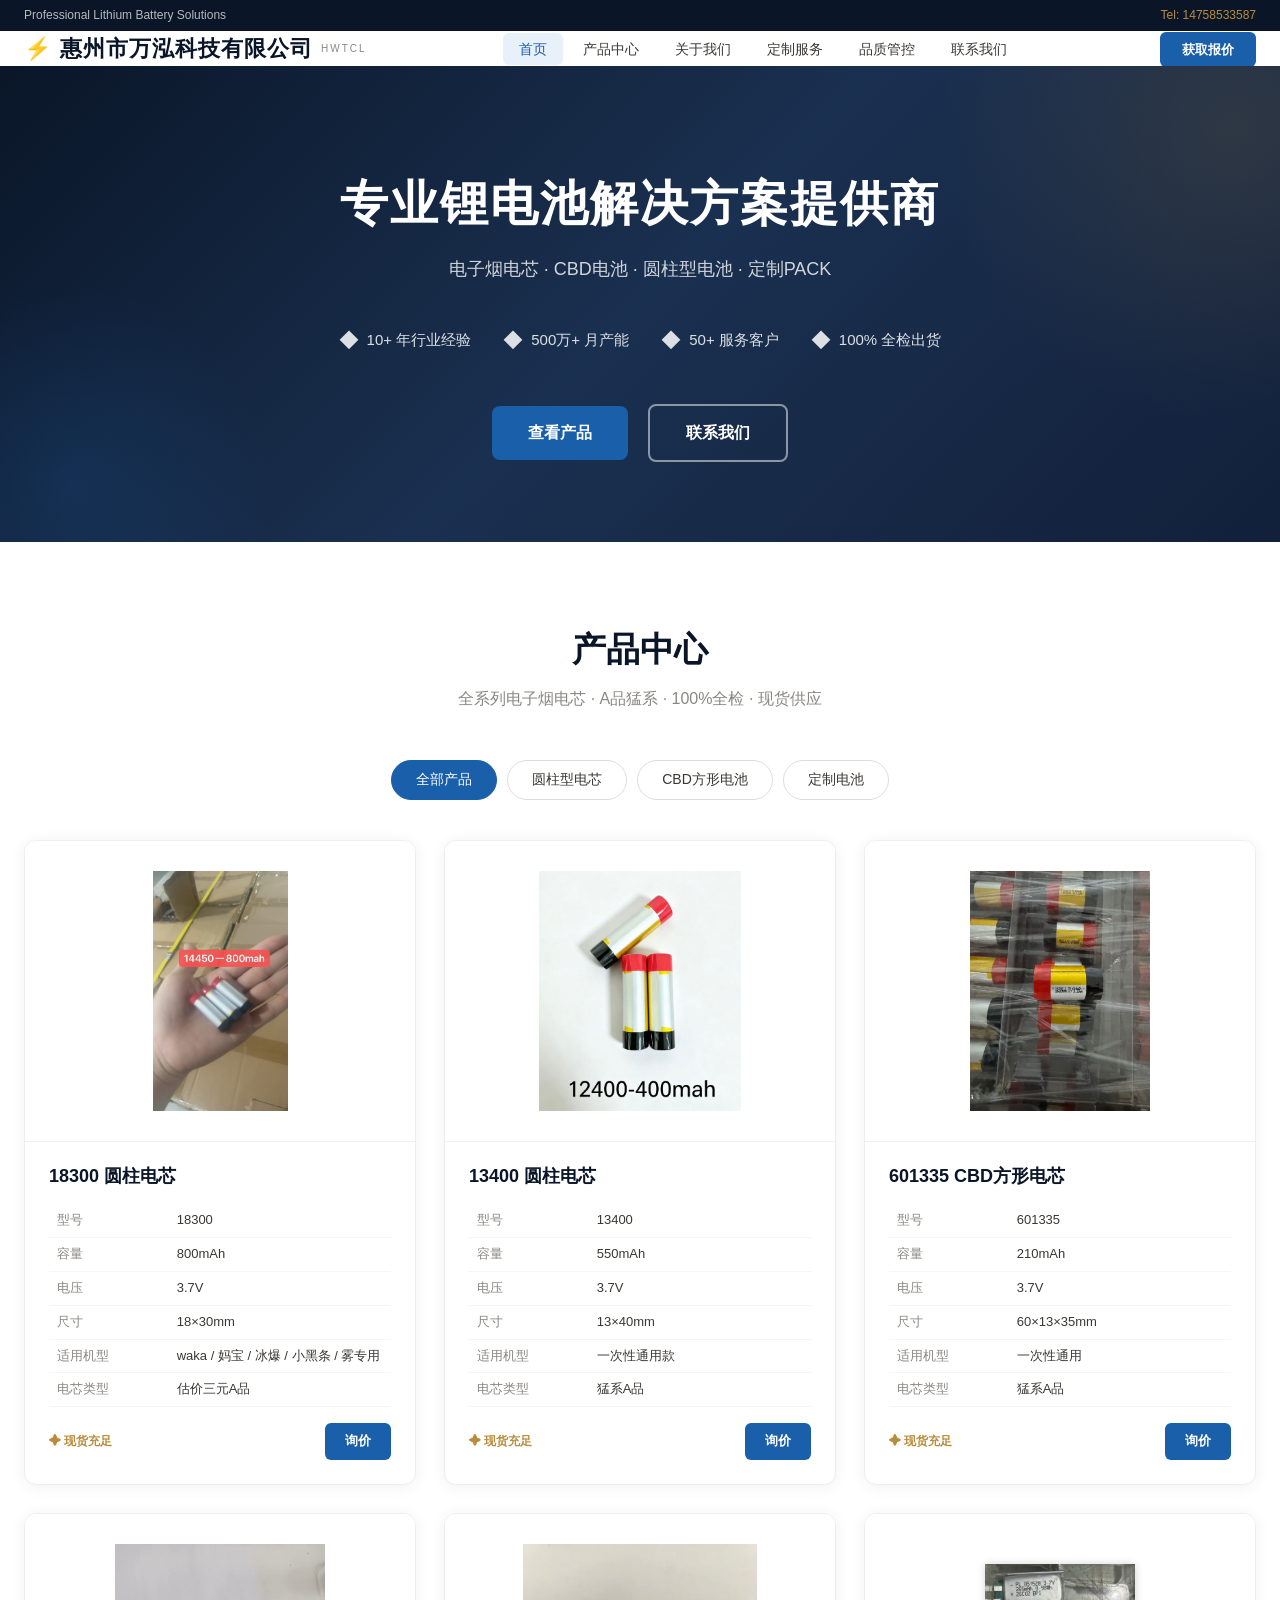
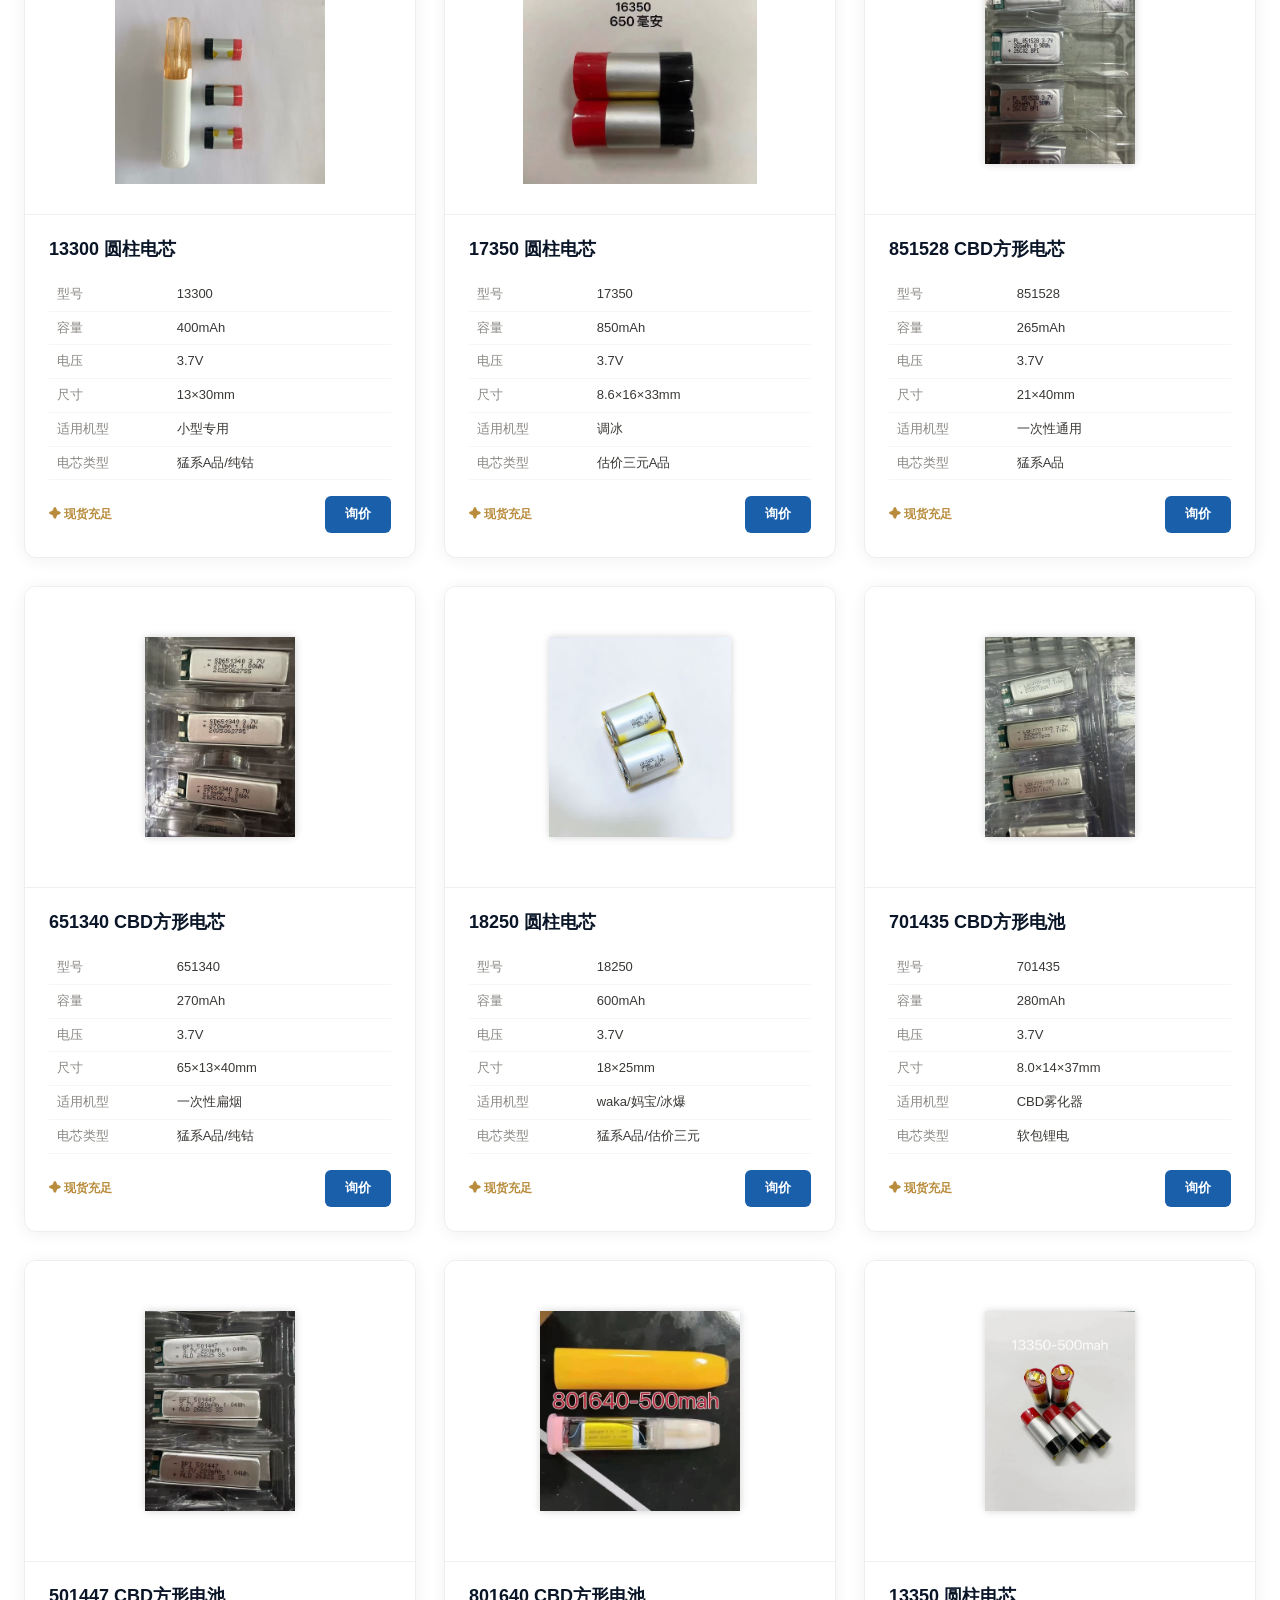
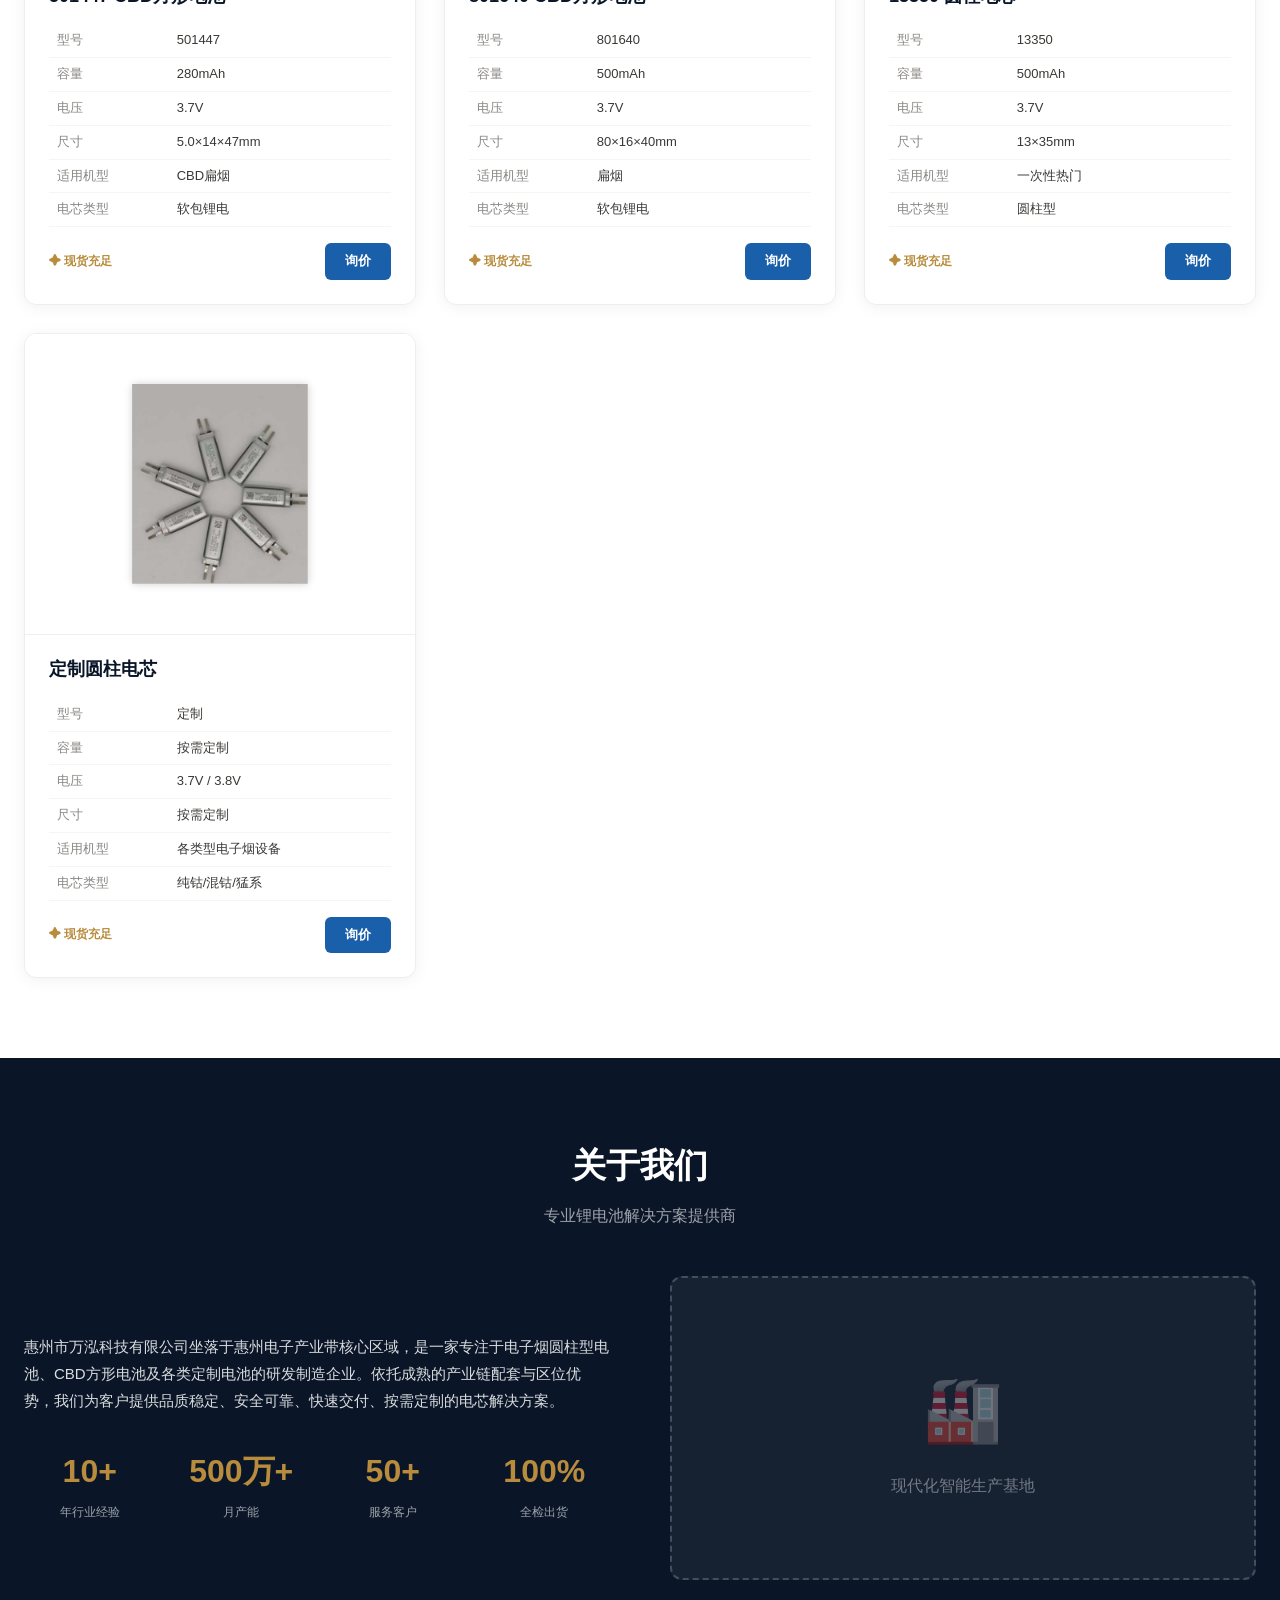
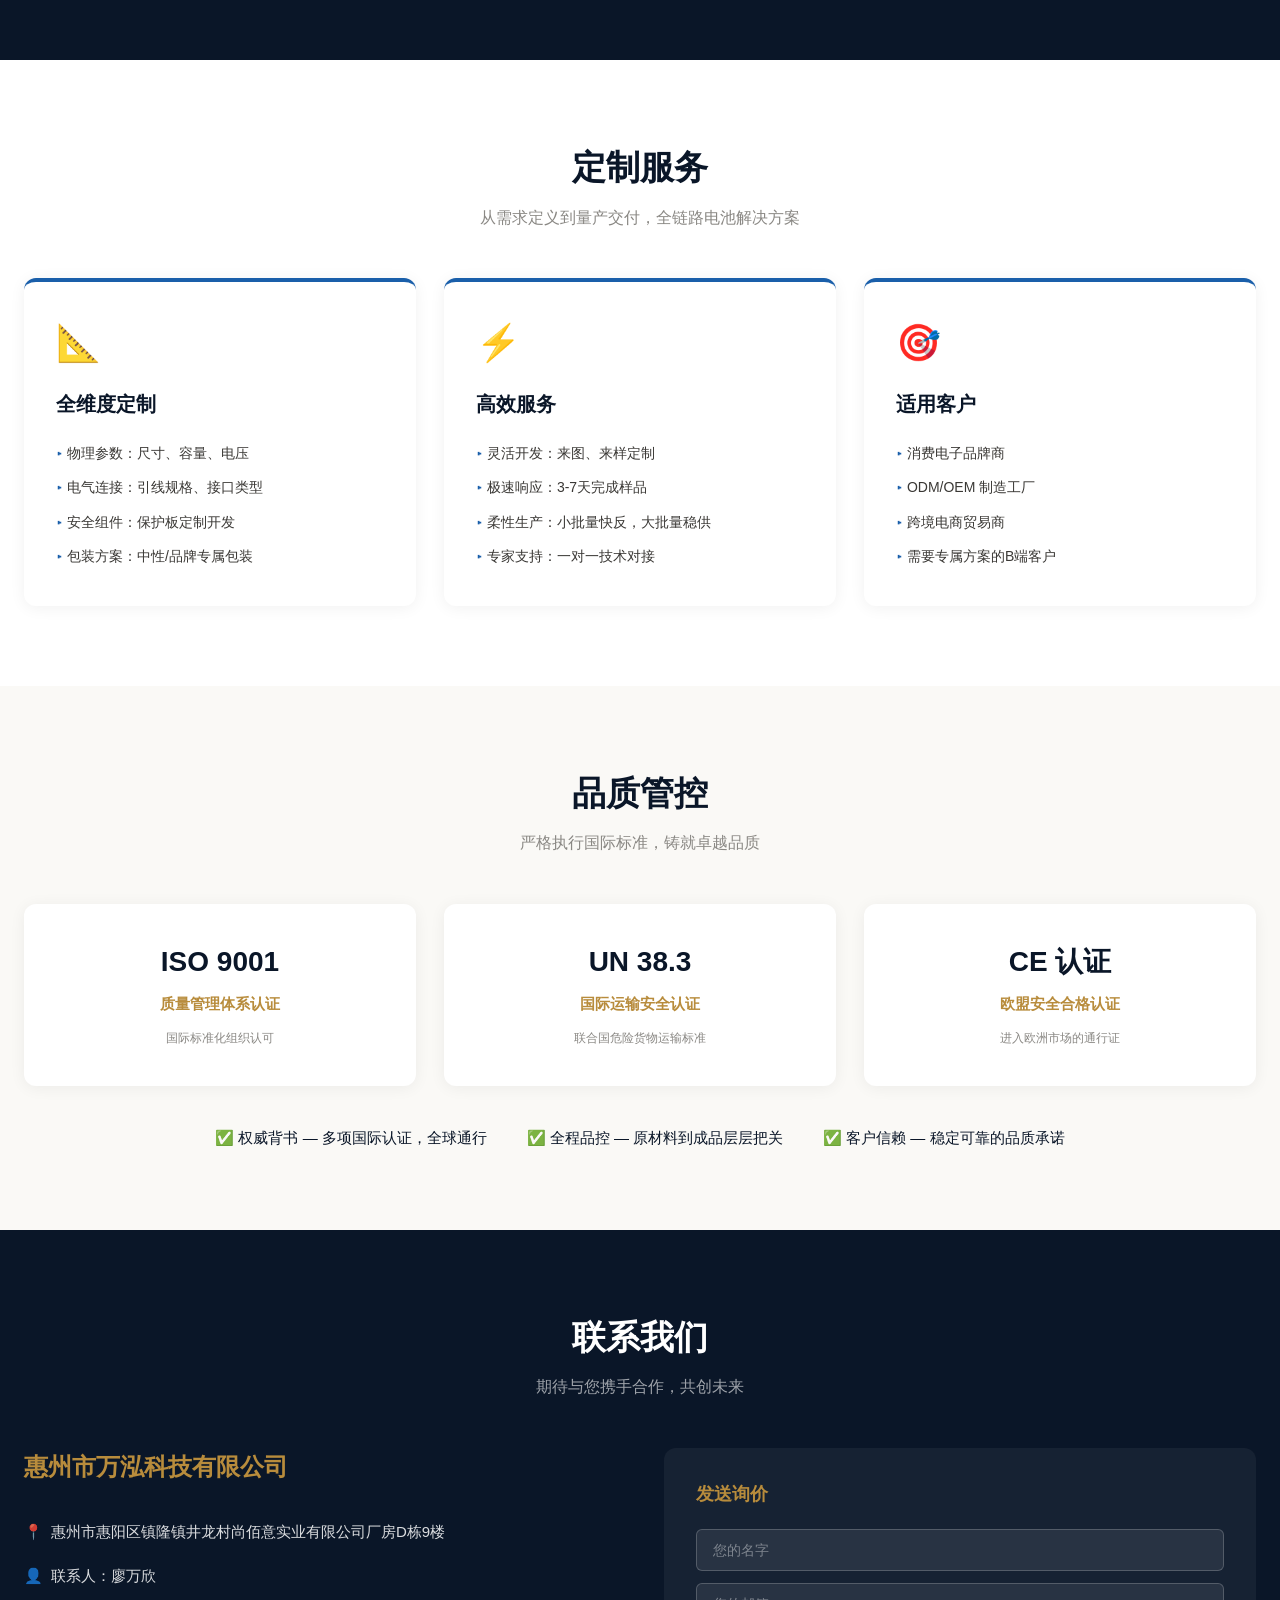
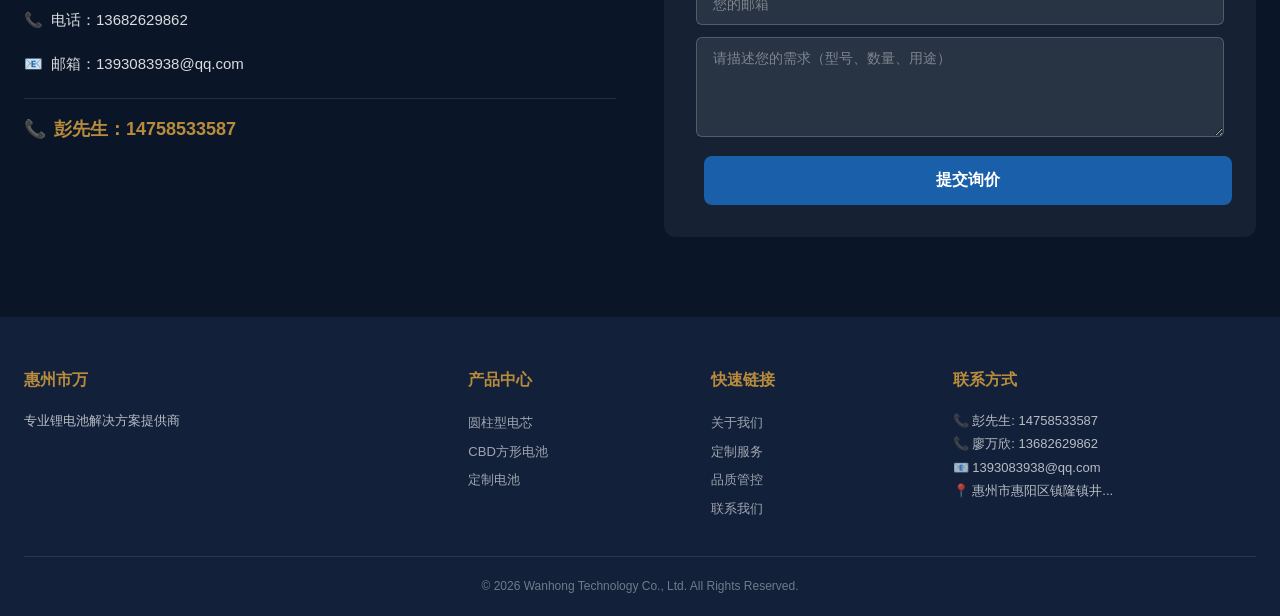
<file: index.html>
<!DOCTYPE html>
<html lang="zh-CN">
<head>
<meta charset="UTF-8">
<meta name="viewport" content="width=device-width, initial-scale=1.0">
<title>万泓科技 — 专业锂电池解决方案</title>
<link rel="stylesheet" href="css/style.css">
</head>
<body>

<header>
  <div class="top-bar">
    <div class="container">
      <span id="top-text">Professional Lithium Battery Solutions</span>
      <span class="top-contact" id="top-phone">Tel: 14758533587</span>
    </div>
  </div>
  <nav class="container">
    <a href="/" class="logo"><span class="logo-icon">⚡</span><span id="logo-name">万泓科技</span><small id="logo-en">WANHONG TECH</small></a>
    <ul class="nav-links">
      <li><a href="#home" class="active">首页</a></li>
      <li><a href="#products">产品中心</a></li>
      <li><a href="#about">关于我们</a></li>
      <li><a href="#custom">定制服务</a></li>
      <li><a href="#quality">品质管控</a></li>
      <li><a href="#contact">联系我们</a></li>
    </ul>
    <div class="nav-cta"><a href="#contact" class="btn-small">获取报价</a></div>
  </nav>
</header>

<section id="home" class="hero">
  <div class="hero-overlay"></div>
  <div class="hero-content container">
    <h1 id="hero-title">专业锂电池解决方案</h1>
    <p class="hero-sub" id="hero-sub">电子烟电芯 · CBD电池 · 圆柱型电池 · 定制PACK</p>
    <div class="hero-features" id="hero-features"></div>
    <a href="#products" class="btn-primary">查看产品</a>
    <a href="#contact" class="btn-outline">联系我们</a>
  </div>
</section>

<section id="products" class="section">
  <div class="container">
    <div class="section-header"><h2>产品中心</h2><p>全系列电子烟电芯 · A品猛系 · 100%全检 · 现货供应</p></div>
    <div class="tab-nav">
      <button class="tab-btn active" data-cat="all">全部产品</button>
      <button class="tab-btn" data-cat="cylindrical">圆柱型电芯</button>
      <button class="tab-btn" data-cat="cbd">CBD方形电池</button>
      <button class="tab-btn" data-cat="custom">定制电池</button>
    </div>
    <div class="product-grid" id="product-grid"></div>
  </div>
</section>

<section id="about" class="section section-dark">
  <div class="container">
    <div class="section-header light"><h2>关于我们</h2><p id="about-subtitle">专注消费类锂电池研发与制造</p></div>
    <div class="about-grid">
      <div class="about-text">
        <p id="about-content"></p>
        <div class="about-stats" id="about-stats"></div>
      </div>
      <div class="about-image"><div class="about-img-placeholder"><span>🏭</span><p>现代化智能生产基地</p></div></div>
    </div>
  </div>
</section>

<section id="custom" class="section">
  <div class="container">
    <div class="section-header"><h2>定制服务</h2><p>从需求定义到量产交付，全链路电池解决方案</p></div>
    <div class="custom-grid">
      <div class="custom-card"><span class="custom-icon">📐</span><h3>全维度定制</h3><ul><li>物理参数：尺寸、容量、电压</li><li>电气连接：引线规格、接口类型</li><li>安全组件：保护板定制开发</li><li>包装方案：中性/品牌专属包装</li></ul></div>
      <div class="custom-card"><span class="custom-icon">⚡</span><h3>高效服务</h3><ul><li>灵活开发：来图、来样定制</li><li>极速响应：3-7天完成样品</li><li>柔性生产：小批量快反，大批量稳供</li><li>专家支持：一对一技术对接</li></ul></div>
      <div class="custom-card"><span class="custom-icon">🎯</span><h3>适用客户</h3><ul><li>消费电子品牌商</li><li>ODM/OEM 制造工厂</li><li>跨境电商贸易商</li><li>需要专属方案的B端客户</li></ul></div>
    </div>
  </div>
</section>

<section id="quality" class="section section-light">
  <div class="container">
    <div class="section-header"><h2>品质管控</h2><p>严格执行国际标准，铸就卓越品质</p></div>
    <div class="quality-grid">
      <div class="quality-card"><h3>ISO 9001</h3><p>质量管理体系认证</p><small>国际标准化组织认可</small></div>
      <div class="quality-card"><h3>UN 38.3</h3><p>国际运输安全认证</p><small>联合国危险货物运输标准</small></div>
      <div class="quality-card"><h3>CE 认证</h3><p>欧盟安全合格认证</p><small>进入欧洲市场的通行证</small></div>
    </div>
    <div class="quality-bottom">
      <div class="qb-item"><span>✅</span>权威背书 — 多项国际认证，全球通行</div>
      <div class="qb-item"><span>✅</span>全程品控 — 原材料到成品层层把关</div>
      <div class="qb-item"><span>✅</span>客户信赖 — 稳定可靠的品质承诺</div>
    </div>
  </div>
</section>

<section id="contact" class="section section-dark">
  <div class="container">
    <div class="section-header light"><h2>联系我们</h2><p>期待与您携手合作，共创未来</p></div>
    <div class="contact-grid">
      <div class="contact-info" id="contact-info"></div>
      <div class="contact-form-placeholder">
        <div class="form-sim">
          <h4>发送询价</h4>
          <input type="text" placeholder="您的名字"><input type="email" placeholder="您的邮箱">
          <textarea placeholder="请描述您的需求（型号、数量、用途）"></textarea>
          <button class="btn-primary">提交询价</button>
        </div>
      </div>
    </div>
  </div>
</section>

<footer>
  <div class="container">
    <div class="footer-grid">
      <div class="footer-col"><h4 id="footer-name">万泓科技</h4><p id="footer-desc">专业锂电池解决方案提供商</p></div>
      <div class="footer-col"><h4>产品中心</h4><a href="#products">圆柱型电芯</a><a href="#products">CBD方形电池</a><a href="#products">定制电池</a></div>
      <div class="footer-col"><h4>快速链接</h4><a href="#about">关于我们</a><a href="#custom">定制服务</a><a href="#quality">品质管控</a><a href="#contact">联系我们</a></div>
      <div class="footer-col" id="footer-contact"></div>
    </div>
    <div class="footer-bottom"><p>&copy; 2026 Wanhong Technology Co., Ltd. All Rights Reserved.</p></div>
  </div>
</footer>

<!-- WeChat Modal -->
<div class="wechat-modal-overlay" id="wechat-modal">
  <div class="wechat-modal">
    <span class="wechat-close" onclick="closeWechatModal()">&times;</span>
    <div class="wechat-modal-header">
      <span class="wechat-icon">💬</span>
      <h2>扫码 / 添加微信询价</h2>
      <p>价格根据型号、数量、定制需求而定<br>加微信发需求，5分钟内回复报价</p>
    </div>
    <div class="wechat-qr">
      <img src="images/qr.png" alt="微信扫码添加" style="width:200px;height:auto;border-radius:8px;">
    </div>
    <div class="wechat-info">
      <div class="wechat-id-row">
        <span>微信号：</span>
        <strong id="wechat-id-display">14758533587</strong>
        <button class="btn-copy" onclick="copyWechat()">复制</button>
      </div>
      <div class="wechat-tip">📞 手机同号：14758533587</div>
    </div>
  </div>
</div>

<script src="js/data.js"></script>
<script src="js/main.js"></script>
</body>
</html>
</file>
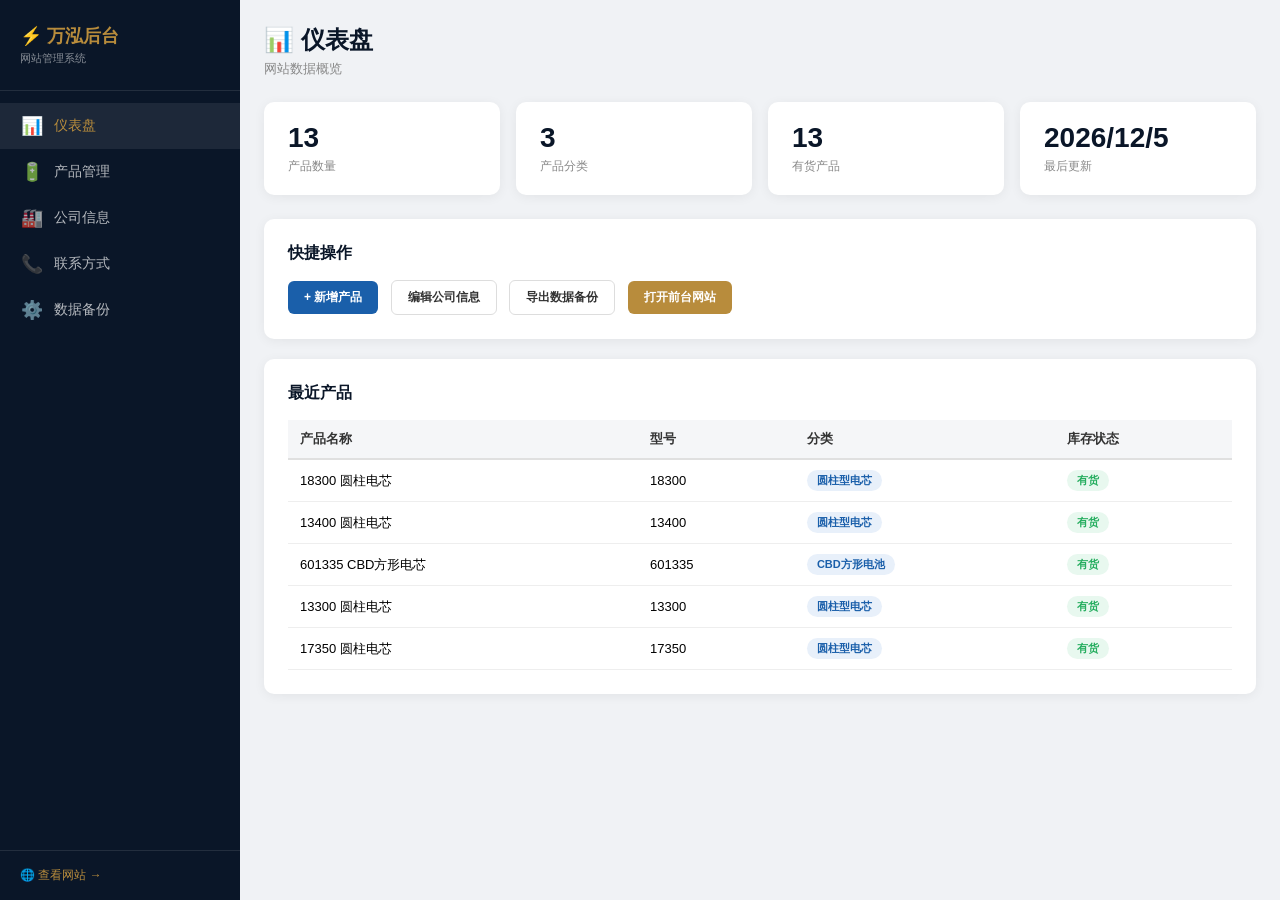
<file: admin.html>
<!DOCTYPE html>
<html lang="zh-CN">
<head>
<meta charset="UTF-8">
<meta name="viewport" content="width=device-width, initial-scale=1.0">
<title>后台管理 — 万泓科技</title>
<style>
* { margin:0; padding:0; box-sizing:border-box; }
:root {
  --navy: #0A1628; --ink: #12203A; --gold: #B88C3C; --white: #fff;
  --lgray: #f5f6f8; --mgray: #888; --dgray: #333;
  --blue: #1A5FAA; --green: #27AE60; --red: #E74C3C; --orange: #E67E22;
  --shadow: 0 2px 12px rgba(0,0,0,0.06);
}
body { font-family: -apple-system, 'PingFang SC', 'Microsoft YaHei', sans-serif; background:#f0f2f5; display:flex; min-height:100vh; }

/* SIDEBAR */
.sidebar { width:240px; background:var(--navy); color:var(--white); display:flex; flex-direction:column; position:fixed; top:0; left:0; bottom:0; z-index:100; }
.sidebar-header { padding:24px 20px; border-bottom:1px solid rgba(255,255,255,0.1); }
.sidebar-header h2 { font-size:18px; color:var(--gold); }
.sidebar-header small { font-size:11px; color:rgba(255,255,255,0.5); }
.sidebar-nav { flex:1; padding:12px 0; }
.sidebar-nav a { display:flex; align-items:center; gap:10px; padding:12px 20px; color:rgba(255,255,255,0.7); text-decoration:none; font-size:14px; transition:all 0.2s; }
.sidebar-nav a:hover, .sidebar-nav a.active { background:rgba(255,255,255,0.08); color:var(--gold); }
.sidebar-nav a .icon { font-size:18px; width:24px; text-align:center; }
.sidebar-footer { padding:16px 20px; border-top:1px solid rgba(255,255,255,0.1); font-size:12px; }
.sidebar-footer a { color:var(--gold); text-decoration:none; }

/* MAIN */
.main { margin-left:240px; flex:1; padding:24px; }
.page { display:none; }
.page.active { display:block; }
.page-header { margin-bottom:24px; }
.page-header h1 { font-size:24px; color:var(--navy); }
.page-header p { color:var(--mgray); font-size:13px; margin-top:4px; }

/* CARDS */
.stats-row { display:grid; grid-template-columns:repeat(4,1fr); gap:16px; margin-bottom:24px; }
.stat-card { background:var(--white); padding:20px 24px; border-radius:10px; box-shadow:var(--shadow); }
.stat-card .stat-num { font-size:28px; font-weight:700; color:var(--navy); }
.stat-card .stat-label { font-size:12px; color:var(--mgray); margin-top:4px; }

/* TABLE */
.panel { background:var(--white); border-radius:10px; box-shadow:var(--shadow); padding:24px; margin-bottom:20px; }
.panel-header { display:flex; justify-content:space-between; align-items:center; margin-bottom:16px; }
.panel-header h3 { font-size:16px; color:var(--navy); }

table { width:100%; border-collapse:collapse; font-size:13px; }
th { background:var(--lgray); padding:10px 12px; text-align:left; font-weight:600; color:var(--dgray); border-bottom:2px solid #e0e0e0; }
td { padding:10px 12px; border-bottom:1px solid #eee; }
tr:hover td { background:#fafbfc; }

.btn { display:inline-block; padding:8px 16px; border-radius:6px; border:none; cursor:pointer; font-size:12px; font-weight:600; transition:all 0.2s; text-decoration:none; }
.btn-sm { padding:5px 10px; font-size:11px; }
.btn-primary { background:var(--blue); color:white; }
.btn-primary:hover { background:var(--navy); }
.btn-success { background:var(--green); color:white; }
.btn-warning { background:var(--orange); color:white; }
.btn-danger { background:var(--red); color:white; }
.btn-outline { background:white; border:1px solid #ddd; color:var(--dgray); }
.btn-outline:hover { border-color:var(--blue); color:var(--blue); }
.btn-gold { background:var(--gold); color:white; }
.btn-gold:hover { opacity:0.9; }
.mr-2 { margin-right:8px; }

/* FORM */
.form-group { margin-bottom:16px; }
.form-group label { display:block; font-size:13px; font-weight:600; color:var(--dgray); margin-bottom:6px; }
.form-group input, .form-group textarea, .form-group select { width:100%; padding:10px 12px; border:1.5px solid #ddd; border-radius:6px; font-size:13px; transition:border 0.2s; font-family:inherit; }
.form-group input:focus, .form-group textarea:focus, .form-group select:focus { outline:none; border-color:var(--blue); }
.form-group textarea { min-height:80px; resize:vertical; }
.form-row { display:grid; grid-template-columns:1fr 1fr; gap:16px; }

/* MODAL */
.modal-overlay { display:none; position:fixed; top:0;left:0;right:0;bottom:0; background:rgba(0,0,0,0.5); z-index:200; justify-content:center; align-items:center; }
.modal-overlay.show { display:flex; }
.modal { background:white; border-radius:12px; padding:32px; width:90%; max-width:700px; max-height:80vh; overflow-y:auto; box-shadow:0 20px 60px rgba(0,0,0,0.2); }
.modal h2 { font-size:20px; color:var(--navy); margin-bottom:20px; }
.modal-actions { display:flex; gap:10px; justify-content:flex-end; margin-top:24px; }

/* BADGE */
.badge { display:inline-block; padding:3px 10px; border-radius:20px; font-size:11px; font-weight:600; }
.badge-success { background:#e8f8ef; color:var(--green); }
.badge-warning { background:#fef5e7; color:var(--orange); }
.badge-info { background:#e8f0fa; color:var(--blue); }

/* TOAST */
.toast { position:fixed; top:20px; right:20px; padding:14px 24px; border-radius:8px; color:white; font-size:14px; z-index:300; opacity:0; transform:translateY(-20px); transition:all 0.3s; }
.toast.show { opacity:1; transform:translateY(0); }
.toast-success { background:var(--green); }
.toast-error { background:var(--red); }

/* RESPONSIVE */
@media (max-width:900px) {
  .sidebar { width:60px; }
  .sidebar-header h2, .sidebar-header small, .sidebar-nav a span:not(.icon), .sidebar-footer { display:none; }
  .main { margin-left:60px; }
  .stats-row { grid-template-columns:repeat(2,1fr); }
  .form-row { grid-template-columns:1fr; }
}
</style>
</head>
<body>

<!-- SIDEBAR -->
<aside class="sidebar">
  <div class="sidebar-header">
    <h2>⚡ 万泓后台</h2>
    <small>网站管理系统</small>
  </div>
  <nav class="sidebar-nav">
    <a href="#dashboard" class="active" data-page="dashboard">
      <span class="icon">📊</span> <span>仪表盘</span>
    </a>
    <a href="#products" data-page="products">
      <span class="icon">🔋</span> <span>产品管理</span>
    </a>
    <a href="#company" data-page="company">
      <span class="icon">🏭</span> <span>公司信息</span>
    </a>
    <a href="#contact" data-page="contact">
      <span class="icon">📞</span> <span>联系方式</span>
    </a>
    <a href="#settings" data-page="settings">
      <span class="icon">⚙️</span> <span>数据备份</span>
    </a>
  </nav>
  <div class="sidebar-footer">
    <a href="../wanhong_admin/index.html" target="_blank">🌐 查看网站 →</a>
  </div>
</aside>

<!-- MAIN -->
<main class="main">

  <!-- DASHBOARD -->
  <section id="page-dashboard" class="page active">
    <div class="page-header"><h1>📊 仪表盘</h1><p>网站数据概览</p></div>
    <div class="stats-row">
      <div class="stat-card"><div class="stat-num" id="stat-products">13</div><div class="stat-label">产品数量</div></div>
      <div class="stat-card"><div class="stat-num" id="stat-categories">3</div><div class="stat-label">产品分类</div></div>
      <div class="stat-card"><div class="stat-num" id="stat-stock">13</div><div class="stat-label">有货产品</div></div>
      <div class="stat-card"><div class="stat-num" id="stat-lastupdate">刚刚</div><div class="stat-label">最后更新</div></div>
    </div>
    <div class="panel">
      <div class="panel-header"><h3>快捷操作</h3></div>
      <a href="#" class="btn btn-primary mr-2" onclick="switchPage('products');addProduct();">+ 新增产品</a>
      <a href="#" class="btn btn-outline mr-2" onclick="switchPage('company');">编辑公司信息</a>
      <a href="#" class="btn btn-outline mr-2" onclick="switchPage('settings');">导出数据备份</a>
      <a href="../wanhong_admin/index.html" target="_blank" class="btn btn-gold">打开前台网站</a>
    </div>
    <div class="panel">
      <div class="panel-header"><h3>最近产品</h3></div>
      <table><thead><tr><th>产品名称</th><th>型号</th><th>分类</th><th>库存状态</th></tr></thead>
      <tbody id="dashboard-products"></tbody></table>
    </div>
  </section>

  <!-- PRODUCTS -->
  <section id="page-products" class="page">
    <div class="page-header">
      <h1>🔋 产品管理</h1>
      <p>添加、编辑、删除产品。修改后前台网站自动更新。</p>
    </div>
    <div class="panel">
      <div class="panel-header">
        <h3>产品列表 (<span id="product-count">13</span>)</h3>
        <button class="btn btn-primary" onclick="addProduct()">+ 新增产品</button>
      </div>
      <table><thead><tr><th>图片</th><th>产品名称</th><th>型号</th><th>容量</th><th>分类</th><th>库存</th><th>操作</th></tr></thead>
      <tbody id="products-table"></tbody></table>
    </div>
  </section>

  <!-- COMPANY -->
  <section id="page-company" class="page">
    <div class="page-header"><h1>🏭 公司信息</h1><p>修改公司名称、简介、数据统计等</p></div>
    <div class="panel">
      <form id="company-form">
        <div class="form-group"><label>公司中文名称</label><input type="text" id="comp-name" required></div>
        <div class="form-group"><label>公司英文名称</label><input type="text" id="comp-nameEn"></div>
        <div class="form-group"><label>中文标语</label><input type="text" id="comp-slogan"></div>
        <div class="form-group"><label>公司简介</label><textarea id="comp-about" rows="3"></textarea></div>
        <h4 style="margin:16px 0 12px;color:var(--navy)">数据统计（首页展示的4个数字）</h4>
        <div class="form-row">
          <div class="form-group"><label>统计1-数字</label><input type="text" id="stat1-num"></div>
          <div class="form-group"><label>统计1-描述</label><input type="text" id="stat1-label"></div>
          <div class="form-group"><label>统计2-数字</label><input type="text" id="stat2-num"></div>
          <div class="form-group"><label>统计2-描述</label><input type="text" id="stat2-label"></div>
          <div class="form-group"><label>统计3-数字</label><input type="text" id="stat3-num"></div>
          <div class="form-group"><label>统计3-描述</label><input type="text" id="stat3-label"></div>
          <div class="form-group"><label>统计4-数字</label><input type="text" id="stat4-num"></div>
          <div class="form-group"><label>统计4-描述</label><input type="text" id="stat4-label"></div>
        </div>
        <button type="submit" class="btn btn-primary" style="margin-top:12px;">保存公司信息</button>
      </form>
    </div>
  </section>

  <!-- CONTACT -->
  <section id="page-contact" class="page">
    <div class="page-header"><h1>📞 联系方式</h1><p>修改地址、电话、邮箱等联系信息</p></div>
    <div class="panel">
      <form id="contact-form">
        <div class="form-group"><label>公司地址</label><input type="text" id="ctc-address" required></div>
        <div class="form-row">
          <div class="form-group"><label>联系人</label><input type="text" id="ctc-person"></div>
          <div class="form-group"><label>电话1</label><input type="text" id="ctc-phone1"></div>
        </div>
        <div class="form-row">
          <div class="form-group"><label>电话2 联系人</label><input type="text" id="ctc-phone2Label"></div>
          <div class="form-group"><label>电话2 号码</label><input type="text" id="ctc-phone2"></div>
        </div>
        <div class="form-row">
          <div class="form-group"><label>邮箱</label><input type="text" id="ctc-email"></div>
          <div class="form-group"><label>微信</label><input type="text" id="ctc-wechat"></div>
        </div>
        <button type="submit" class="btn btn-primary" style="margin-top:12px;">保存联系方式</button>
      </form>
    </div>
  </section>

  <!-- SETTINGS -->
  <section id="page-settings" class="page">
    <div class="page-header"><h1>⚙️ 数据备份</h1><p>导出和导入网站数据</p></div>
    <div class="panel" style="border:2px solid var(--gold);">
      <h3 style="margin-bottom:12px;color:var(--gold);">🚀 同步到GitHub（改完内容点这里）</h3>
      <p style="color:var(--mgray);margin-bottom:16px;">1. 先在上面编辑好产品/公司信息<br>2. 点下面按钮下载 data.js<br>3. 告诉管理员「更新网站」</p>
      <button class="btn btn-gold" onclick="publishToGithub()" style="font-size:16px;padding:14px 32px;">🚀 导出 data.js 准备同步</button>
    </div>
    <div class="panel">
      <h3 style="margin-bottom:12px;">📥 导出数据</h3>
      <p style="color:var(--mgray);margin-bottom:16px;">将所有产品、公司信息、联系方式导出为JSON文件，用于备份或迁移。</p>
      <button class="btn btn-gold" onclick="exportData()">📥 下载数据备份 (JSON)</button>
    </div>
    <div class="panel">
      <h3 style="margin-bottom:12px;">📤 导入数据</h3>
      <p style="color:var(--mgray);margin-bottom:16px;">从之前导出的JSON备份文件中恢复数据。<strong style="color:var(--red)">注意：会覆盖当前所有数据！</strong></p>
      <input type="file" id="import-file" accept=".json" style="margin-bottom:8px;">
      <button class="btn btn-warning" onclick="importData()">📤 导入数据</button>
    </div>
    <div class="panel">
      <h3 style="margin-bottom:12px;">🔄 恢复默认</h3>
      <p style="color:var(--mgray);margin-bottom:16px;">清除所有修改，恢复为初始数据。<strong style="color:var(--red)">此操作不可撤销！</strong></p>
      <button class="btn btn-danger" onclick="resetData()">🔄 恢复默认数据</button>
    </div>
  </section>

</main>

<!-- PRODUCT MODAL -->
<div class="modal-overlay" id="product-modal">
  <div class="modal">
    <h2 id="modal-title">新增产品</h2>
    <form id="product-form">
      <input type="hidden" id="prod-id">
      <div class="form-row">
        <div class="form-group"><label>产品名称 *</label><input type="text" id="prod-name" required></div>
        <div class="form-group"><label>产品型号 *</label><input type="text" id="prod-model" required></div>
      </div>
      <div class="form-row">
        <div class="form-group"><label>容量</label><input type="text" id="prod-capacity"></div>
        <div class="form-group"><label>电压</label><input type="text" id="prod-voltage"></div>
      </div>
      <div class="form-row">
        <div class="form-group"><label>尺寸</label><input type="text" id="prod-size"></div>
        <div class="form-group"><label>适用机型</label><input type="text" id="prod-usage"></div>
      </div>
      <div class="form-row">
        <div class="form-group"><label>电芯类型</label><input type="text" id="prod-type"></div>
        <div class="form-group"><label>分类 *</label><select id="prod-category"><option value="cylindrical">圆柱型电芯</option><option value="cbd">CBD方形电池</option><option value="custom">定制电池</option></select></div>
      </div>
      <div class="form-row">
        <div class="form-group"><label>产品图片路径</label><input type="text" id="prod-image" value="images/product_01.png"></div>
        <div class="form-group"><label>库存状态</label><select id="prod-stock"><option value="true">有货</option><option value="false">缺货</option></select></div>
      </div>
      <div class="modal-actions">
        <button type="button" class="btn btn-outline" onclick="closeModal()">取消</button>
        <button type="submit" class="btn btn-primary" id="modal-save-btn">保存</button>
      </div>
    </form>
  </div>
</div>

<!-- TOAST -->
<div class="toast" id="toast"></div>

<script src="js/data.js"></script>
<script src="js/admin.js"></script>
</body>
</html>
</file>
<file: css/style.css>
/* ===========================================
   万泓科技 - 专业锂电池解决方案
   Design: Modern B2B Industrial Clean
   =========================================== */

:root {
  --navy: #0A1628;
  --ink: #12203A;
  --gold: #B88C3C;
  --white: #FFFFFF;
  --offw: #FAF9F6;
  --lgray: #F2F3F7;
  --mgray: #8A8884;
  --dgray: #3A3835;
  --blue: #1A5FAA;
  --light-blue: #E8F0FA;
  --shadow: 0 2px 16px rgba(0,0,0,0.06);
  --shadow-lg: 0 8px 40px rgba(0,0,0,0.10);
  --radius: 12px;
  --transition: all 0.3s ease;
}

* { margin:0; padding:0; box-sizing:border-box; }
html { scroll-behavior:smooth; }
body { font-family: -apple-system, BlinkMacSystemFont, 'Segoe UI', 'PingFang SC', 'Microsoft YaHei', sans-serif; color: var(--dgray); line-height:1.6; background:var(--white); }

.container { max-width:1280px; margin:0 auto; padding:0 24px; }

/* ===== HEADER ===== */
.top-bar { background:var(--navy); color:rgba(255,255,255,0.7); font-size:12px; padding:6px 0; }
.top-bar .container { display:flex; justify-content:space-between; }
.top-contact { color:var(--gold); }

nav { display:flex; align-items:center; justify-content:space-between; padding:14px 0; }
.logo { text-decoration:none; display:flex; align-items:center; gap:8px; color:var(--navy); }
.logo-icon { font-size:28px; }
.logo span { font-size:22px; font-weight:700; letter-spacing:1px; }
.logo small { font-size:10px; color:var(--mgray); display:block; letter-spacing:2px; }

.nav-links { display:flex; list-style:none; gap:4px; }
.nav-links a { text-decoration:none; color:var(--dgray); padding:8px 16px; border-radius:6px; font-size:14px; transition:var(--transition); }
.nav-links a:hover, .nav-links a.active { background:var(--light-blue); color:var(--blue); }

.btn-small { background:var(--blue); color:var(--white); padding:10px 22px; border-radius:6px; text-decoration:none; font-size:13px; font-weight:600; transition:var(--transition); }
.btn-small:hover { background:var(--navy); }

/* ===== HERO ===== */
.hero { background:linear-gradient(135deg, var(--navy) 0%, #1a3050 50%, var(--ink) 100%); color:var(--white); padding:100px 0 80px; text-align:center; position:relative; overflow:hidden; }
.hero::before { content:''; position:absolute; top:-50%; right:-20%; width:600px; height:600px; background:radial-gradient(circle, rgba(184,140,60,0.15) 0%, transparent 70%); border-radius:50%; }
.hero::after { content:''; position:absolute; bottom:-30%; left:-10%; width:400px; height:400px; background:radial-gradient(circle, rgba(26,95,170,0.2) 0%, transparent 70%); border-radius:50%; }
.hero-content { position:relative; z-index:1; }

.hero h1 { font-size:48px; font-weight:800; margin-bottom:12px; letter-spacing:2px; }
.hero-sub { font-size:18px; color:rgba(255,255,255,0.8); margin-bottom:40px; }
.hero-features { display:flex; justify-content:center; gap:32px; margin-bottom:48px; }
.hf-item { display:flex; align-items:center; gap:8px; font-size:15px; color:rgba(255,255,255,0.85); }
.hf-icon { font-size:20px; }

.btn-primary { background:var(--blue); color:var(--white); padding:14px 36px; border-radius:8px; text-decoration:none; font-size:16px; font-weight:600; display:inline-block; transition:var(--transition); margin:0 8px; }
.btn-primary:hover { background:var(--gold); transform:translateY(-2px); }
.btn-outline { border:2px solid rgba(255,255,255,0.5); color:var(--white); padding:14px 36px; border-radius:8px; text-decoration:none; font-size:16px; font-weight:600; display:inline-block; transition:var(--transition); margin:0 8px; }
.btn-outline:hover { border-color:var(--gold); color:var(--gold); }

/* ===== SECTION ===== */
.section { padding:80px 0; }
.section-dark { background:var(--navy); color:var(--white); }
.section-light { background:var(--offw); }

.section-header { text-align:center; margin-bottom:48px; }
.section-header h2 { font-size:34px; color:var(--navy); margin-bottom:10px; font-weight:700; }
.section-header p { color:var(--mgray); font-size:16px; }
.section-header.light h2 { color:var(--white); }
.section-header.light p { color:rgba(255,255,255,0.6); }

/* ===== TAB NAV ===== */
.tab-nav { display:flex; justify-content:center; gap:10px; margin-bottom:40px; flex-wrap:wrap; }
.tab-btn { padding:10px 24px; border:1.5px solid #ddd; background:white; border-radius:30px; cursor:pointer; font-size:14px; transition:var(--transition); color:var(--dgray); }
.tab-btn:hover { border-color:var(--blue); color:var(--blue); }
.tab-btn.active { background:var(--blue); color:white; border-color:var(--blue); }

/* ===== PRODUCT GRID ===== */
.product-grid { display:grid; grid-template-columns:repeat(3, 1fr); gap:28px; }
.product-card { background:var(--white); border-radius:var(--radius); overflow:hidden; box-shadow:var(--shadow); transition:var(--transition); border:1px solid #eee; }
.product-card:hover { box-shadow:var(--shadow-lg); transform:translateY(-4px); }

.product-img { background:var(--white); padding:30px; display:flex; align-items:center; justify-content:center; min-height:280px; border-bottom:1px solid #f0f0f0; }
.product-img img { max-width:100%; max-height:240px; object-fit:contain; }

.product-info { padding:20px 24px 24px; }
.product-info h3 { font-size:18px; color:var(--navy); margin-bottom:14px; font-weight:600; }

.spec-table { width:100%; font-size:13px; border-collapse:collapse; margin-bottom:16px; }
.spec-table td { padding:6px 8px; border-bottom:1px solid #f5f5f5; }
.spec-table td:first-child { color:var(--mgray); width:35%; font-weight:500; }
.spec-table td:last-child { color:var(--dgray); font-weight:500; }

.product-actions { display:flex; justify-content:space-between; align-items:center; margin-top:4px; }
.stock-badge { color:var(--gold); font-size:12px; font-weight:600; }
.btn-inquiry { background:var(--blue); color:white; padding:8px 20px; border-radius:6px; text-decoration:none; font-size:13px; font-weight:600; transition:var(--transition); }
.btn-inquiry:hover { background:var(--navy); }

/* ===== ABOUT ===== */
.about-grid { display:grid; grid-template-columns:1fr 1fr; gap:60px; align-items:center; }
.about-text p { margin-bottom:16px; font-size:15px; line-height:1.8; color:rgba(255,255,255,0.85); }
.about-text strong { color:var(--gold); }

.about-stats { display:grid; grid-template-columns:repeat(4, 1fr); gap:20px; margin-top:32px; }
.stat { text-align:center; }
.stat-num { display:block; font-size:32px; font-weight:800; color:var(--gold); }
.stat-label { font-size:12px; color:rgba(255,255,255,0.6); }

.about-img-placeholder { background:rgba(255,255,255,0.05); border:2px dashed rgba(255,255,255,0.2); border-radius:var(--radius); padding:80px; text-align:center; color:rgba(255,255,255,0.4); }
.about-img-placeholder span { font-size:64px; display:block; margin-bottom:12px; }

/* ===== CUSTOM ===== */
.custom-grid { display:grid; grid-template-columns:repeat(3, 1fr); gap:28px; }
.custom-card { background:var(--white); padding:32px; border-radius:var(--radius); box-shadow:var(--shadow); border-top:4px solid var(--blue); transition:var(--transition); }
.custom-card:hover { box-shadow:var(--shadow-lg); }
.custom-icon { font-size:36px; display:block; margin-bottom:16px; }
.custom-card h3 { font-size:20px; color:var(--navy); margin-bottom:16px; }
.custom-card ul { list-style:none; }
.custom-card li { padding:6px 0; color:var(--dgray); font-size:14px; }
.custom-card li::before { content:'▸ '; color:var(--blue); }

/* ===== QUALITY ===== */
.quality-grid { display:grid; grid-template-columns:repeat(3, 1fr); gap:28px; margin-bottom:40px; }
.quality-card { background:var(--white); padding:36px 28px; text-align:center; border-radius:var(--radius); box-shadow:var(--shadow); transition:var(--transition); }
.quality-card:hover { box-shadow:var(--shadow-lg); }
.quality-card h3 { font-size:28px; color:var(--navy); margin-bottom:8px; }
.quality-card p { font-size:15px; color:var(--gold); font-weight:600; margin-bottom:8px; }
.quality-card small { color:var(--mgray); font-size:12px; }

.quality-bottom { display:flex; justify-content:center; gap:40px; flex-wrap:wrap; }
.qb-item { font-size:15px; color:var(--navy); font-weight:500; }
.qb-item span { color:var(--gold); margin-right:4px; }

/* ===== CONTACT ===== */
.contact-grid { display:grid; grid-template-columns:1fr 1fr; gap:48px; align-items:start; }
.contact-info h3 { font-size:24px; color:var(--gold); margin-bottom:24px; }
.contact-item { padding:10px 0; color:rgba(255,255,255,0.85); font-size:15px; }
.contact-item span { margin-right:8px; }
.contact-item.highlight { color:var(--gold); font-size:18px; font-weight:700; margin-top:12px; padding-top:16px; border-top:1px solid rgba(255,255,255,0.1); }

.form-sim { background:rgba(255,255,255,0.05); padding:32px; border-radius:var(--radius); }
.form-sim h4 { color:var(--gold); font-size:18px; margin-bottom:20px; }
.form-sim input, .form-sim textarea { width:100%; padding:12px 16px; margin-bottom:12px; border:1px solid rgba(255,255,255,0.2); background:rgba(255,255,255,0.08); color:white; border-radius:6px; font-size:14px; }
.form-sim textarea { height:100px; resize:vertical; }
.form-sim input::placeholder, .form-sim textarea::placeholder { color:rgba(255,255,255,0.4); }
.form-sim .btn-primary { width:100%; text-align:center; border:none; cursor:pointer; }

/* ===== FOOTER ===== */
footer { background:var(--ink); color:rgba(255,255,255,0.7); padding:50px 0 20px; }
.footer-grid { display:grid; grid-template-columns:2fr 1fr 1fr 1.5fr; gap:40px; margin-bottom:32px; }
.footer-col h4 { color:var(--gold); font-size:16px; margin-bottom:16px; }
.footer-col p { font-size:13px; line-height:1.8; }
.footer-col a { display:block; color:rgba(255,255,255,0.6); text-decoration:none; font-size:13px; padding:4px 0; transition:var(--transition); }
.footer-col a:hover { color:var(--gold); }
.footer-bottom { border-top:1px solid rgba(255,255,255,0.1); padding-top:20px; text-align:center; font-size:12px; color:rgba(255,255,255,0.4); }

/* ===== RESPONSIVE ===== */
@media (max-width: 1024px) {
  .product-grid { grid-template-columns:repeat(2, 1fr); }
  .about-grid, .contact-grid { grid-template-columns:1fr; }
  .custom-grid { grid-template-columns:1fr 1fr; }
  .about-stats { grid-template-columns:repeat(2, 1fr); }
}
/* ===== WECHAT MODAL ===== */
.wechat-modal-overlay { display:none; position:fixed; top:0;left:0;right:0;bottom:0; background:rgba(0,0,0,0.6); z-index:999; justify-content:center; align-items:center; }
.wechat-modal-overlay.show { display:flex; }
.wechat-modal { background:white; border-radius:16px; padding:0; width:90%; max-width:440px; text-align:center; box-shadow:0 24px 64px rgba(0,0,0,0.25); overflow:hidden; position:relative; animation:modalIn 0.3s ease; }
@keyframes modalIn { from { opacity:0; transform:translateY(30px) scale(0.95); } to { opacity:1; transform:translateY(0) scale(1); } }
.wechat-close { position:absolute; top:14px; right:18px; font-size:28px; cursor:pointer; color:#999; z-index:1; width:36px; height:36px; line-height:36px; text-align:center; border-radius:50%; transition:all 0.2s; }
.wechat-close:hover { background:#f5f5f5; color:#333; }
.wechat-modal-header { background:linear-gradient(135deg, var(--navy), var(--ink)); padding:32px 24px 24px; color:white; }
.wechat-icon { font-size:48px; display:block; margin-bottom:12px; }
.wechat-modal-header h2 { font-size:22px; color:var(--gold); margin-bottom:8px; }
.wechat-modal-header p { font-size:13px; color:rgba(255,255,255,0.7); line-height:1.6; }
.wechat-qr { padding:24px; }
.qr-placeholder { background:var(--lgray); border:2px dashed #ddd; border-radius:12px; padding:40px; color:var(--mgray); }
.qr-placeholder span { font-size:64px; display:block; margin-bottom:8px; }
.qr-placeholder p { font-size:14px; font-weight:600; }
.qr-placeholder small { font-size:11px; }
.wechat-info { padding:0 24px 28px; }
.wechat-id-row { display:flex; align-items:center; justify-content:center; gap:10px; background:var(--lgray); padding:14px 20px; border-radius:10px; font-size:15px; }
.wechat-id-row span { color:var(--mgray); }
.wechat-id-row strong { font-size:18px; color:var(--navy); letter-spacing:1px; }
.btn-copy { padding:8px 16px; background:var(--blue); color:white; border:none; border-radius:6px; cursor:pointer; font-size:12px; font-weight:600; transition:all 0.2s; }
.btn-copy:hover { background:var(--navy); }
.btn-copy.copied { background:var(--green); }
.wechat-tip { margin-top:12px; font-size:12px; color:var(--mgray); }

@media (max-width: 768px) {
  .nav-links { display:none; }
  .hero h1 { font-size:32px; }
  .product-grid, .custom-grid, .quality-grid { grid-template-columns:1fr; }
  .footer-grid { grid-template-columns:1fr 1fr; }
  .hero-features { flex-wrap:wrap; gap:16px; }
  .wechat-modal { max-width:90%; }
}
</file>
